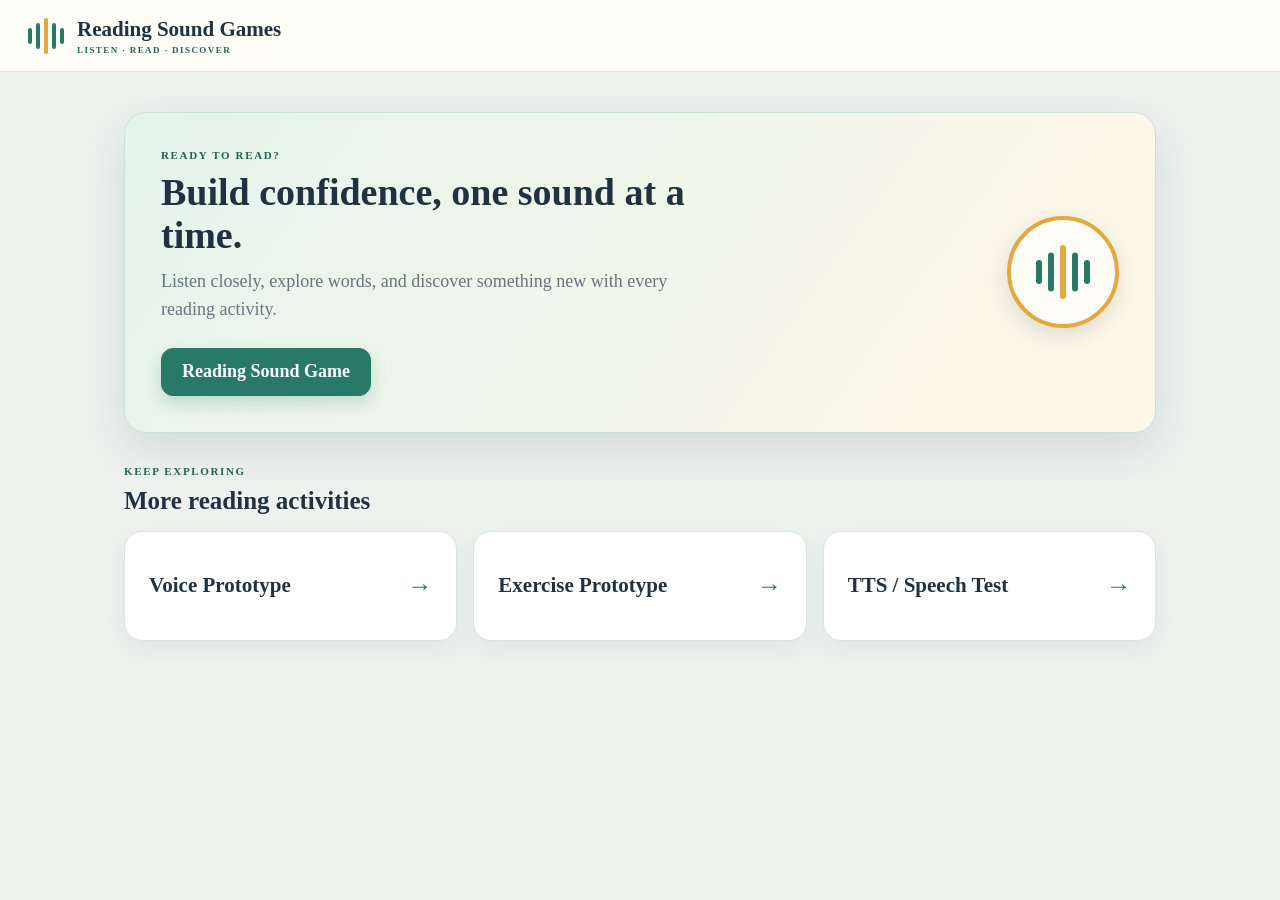
<file: index.html>
<!DOCTYPE html>
<html lang="en">
<head>
<meta charset="UTF-8">
<meta name="viewport" content="width=device-width, initial-scale=1">
<meta name="description" content="Explore reading activities, discover sounds, and practice words with Reading Sound Games.">
<title>Reading Sound Games</title>

<style>
:root {
  --ink: #20313f;
  --green: #287a67;
  --green-dark: #1f6455;
  --gold: #e4a83d;
  --paper: #fffdf8;
  --line: #dbe4df;
  --muted: #667680;
}

* {
  box-sizing: border-box;
}

body {
  margin: 0;
  min-height: 100vh;
  font-family: "Times New Roman", Times, serif;
  background: #edf2ef;
  color: var(--ink);
}

.topbar {
  min-height: 72px;
  display: flex;
  align-items: center;
  padding: 14px 28px;
  background: var(--paper);
  border-bottom: 1px solid var(--line);
}

.brand {
  display: flex;
  align-items: center;
  gap: 13px;
  font-size: 21px;
  font-weight: 900;
}

.brand small {
  display: block;
  margin-top: 3px;
  color: var(--green-dark);
  font-size: 9px;
  letter-spacing: .16em;
  text-transform: uppercase;
}

.sound-icon {
  display: flex;
  align-items: center;
  justify-content: center;
  gap: 4px;
  width: 36px;
  height: 36px;
  flex-shrink: 0;
}

.sound-icon span {
  width: 5px;
  height: 16px;
  border-radius: 5px;
  background: var(--green);
}

.sound-icon span:nth-child(2),
.sound-icon span:nth-child(4) {
  height: 26px;
}

.sound-icon span:nth-child(3) {
  height: 36px;
  background: var(--gold);
}

.container {
  max-width: 1100px;
  margin: 0 auto;
  padding: 40px 34px;
}

.hero {
  display: flex;
  align-items: center;
  justify-content: space-between;
  gap: 32px;
  padding: 36px;
  border: 1px solid #c7e2d8;
  border-radius: 22px;
  background: linear-gradient(125deg, #e4f4ed, #fff7e7);
  box-shadow: 0 16px 44px rgba(31, 49, 63, .12);
}

.eyebrow {
  display: block;
  margin-bottom: 10px;
  color: var(--green-dark);
  font-size: 11px;
  font-weight: 900;
  letter-spacing: .15em;
  text-transform: uppercase;
}

h1 {
  max-width: 580px;
  margin: 0 0 12px;
  font-size: 38px;
  line-height: 1.12;
}

.hero p {
  max-width: 520px;
  margin: 0 0 24px;
  color: var(--muted);
  font-size: 18px;
  line-height: 1.55;
}

.primary {
  display: inline-flex;
  align-items: center;
  justify-content: center;
  min-height: 48px;
  padding: 12px 20px;
  border: 1px solid var(--green);
  border-radius: 12px;
  background: var(--green);
  color: #fff;
  font-size: 18px;
  font-weight: 900;
  text-decoration: none;
  box-shadow: 0 7px 16px rgba(40, 122, 103, .22);
  transition: background .15s ease;
}

.primary:hover {
  background: var(--green-dark);
}

.hero-emblem {
  display: grid;
  place-items: center;
  width: 112px;
  height: 112px;
  flex-shrink: 0;
  border: 4px solid var(--gold);
  border-radius: 50%;
  background: var(--paper);
  box-shadow: 0 8px 20px rgba(31, 49, 63, .12);
}

.hero-emblem .sound-icon {
  transform: scale(1.5);
}

.activities {
  margin-top: 32px;
}

h2 {
  margin: 0 0 16px;
  font-size: 25px;
}

.grid {
  display: grid;
  grid-template-columns: repeat(3, minmax(0, 1fr));
  gap: 16px;
}

.link {
  display: flex;
  align-items: center;
  justify-content: space-between;
  gap: 14px;
  min-height: 110px;
  padding: 24px;
  border: 1px solid var(--line);
  border-radius: 18px;
  background: #fff;
  color: var(--ink);
  font-size: 21px;
  font-weight: 900;
  line-height: 1.3;
  text-decoration: none;
  box-shadow: 0 8px 24px rgba(31, 49, 63, .06);
  transition: background .15s ease, border-color .15s ease;
}

.link .arrow {
  color: var(--green);
  font-size: 25px;
}

.link:hover {
  border-color: var(--green);
  background: #e8f6f1;
}

a:focus-visible {
  outline: 3px solid var(--green-dark);
  outline-offset: 5px;
}

@media (max-width: 850px) {
  .topbar { padding: 14px 18px; }
  .container { padding: 24px 18px; }
  .hero { padding: 28px; gap: 20px; }
  h1 { font-size: 31px; }
  .grid { grid-template-columns: 1fr; }
  .link { min-height: 80px; padding: 20px; }
}

@media (max-width: 520px) {
  .hero { padding: 24px 20px; }
  .hero-emblem { display: none; }
  .hero p { font-size: 17px; }
  .primary { width: 100%; }
}

@media (prefers-reduced-motion: reduce) {
  .primary, .link { transition: none; }
}
</style>
</head>

<body>
<header class="topbar">
  <div class="brand">
    <span class="sound-icon" aria-hidden="true"><span></span><span></span><span></span><span></span><span></span></span>
    <span>Reading Sound Games<small>Listen · Read · Discover</small></span>
  </div>
</header>

<main class="container">
  <section class="hero" aria-labelledby="welcome-title">
    <div>
      <span class="eyebrow">Ready to read?</span>
      <h1 id="welcome-title">Build confidence, one sound at a time.</h1>
      <p>Listen closely, explore words, and discover something new with every reading activity.</p>
      <a class="primary" href="src/web/">Reading Sound Game</a>
    </div>
    <div class="hero-emblem" aria-hidden="true">
      <span class="sound-icon"><span></span><span></span><span></span><span></span><span></span></span>
    </div>
  </section>

  <section class="activities" aria-labelledby="activities-title">
    <span class="eyebrow">Keep exploring</span>
    <h2 id="activities-title">More reading activities</h2>
    <nav class="grid" aria-label="Reading activities">
      <a class="link" href="test/arthur/"><span>Voice Prototype</span><span class="arrow" aria-hidden="true">→</span></a>
      <a class="link" href="test/example/"><span>Exercise Prototype</span><span class="arrow" aria-hidden="true">→</span></a>
      <a class="link" href="test/ttsTest/"><span>TTS / Speech Test</span><span class="arrow" aria-hidden="true">→</span></a>
    </nav>
  </section>
</main>
</body>
</html>
</file>
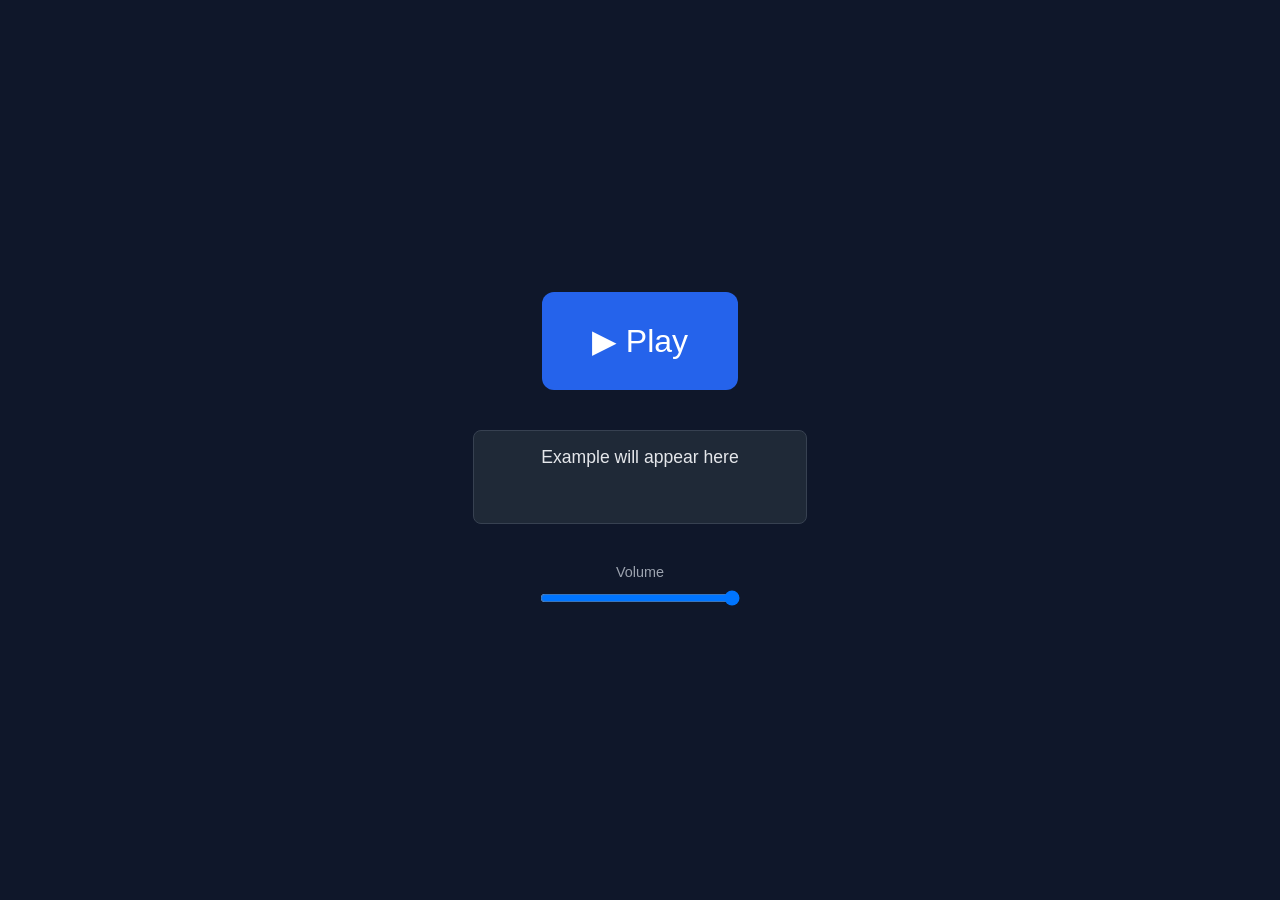
<file: example/index.html>
<!DOCTYPE html>
<html lang="en">
<head>
<meta charset="UTF-8">
<title>Debug Example</title>
<link rel="stylesheet" href="style.css">
</head>

<body>

<div class="container">

  <button id="playBtn">▶ Play</button>

  <div id="debugText">Example will appear here</div>

  <div class="sliderGroup">
    <label for="volumeSlider">Volume</label>
    <input
      id="volumeSlider"
      type="range"
      min="0"
      max="1"
      step="0.01"
      value="1"
    >
  </div>

</div>

</body>
<script type="module" src="script.js"></script>
</html>
</file>
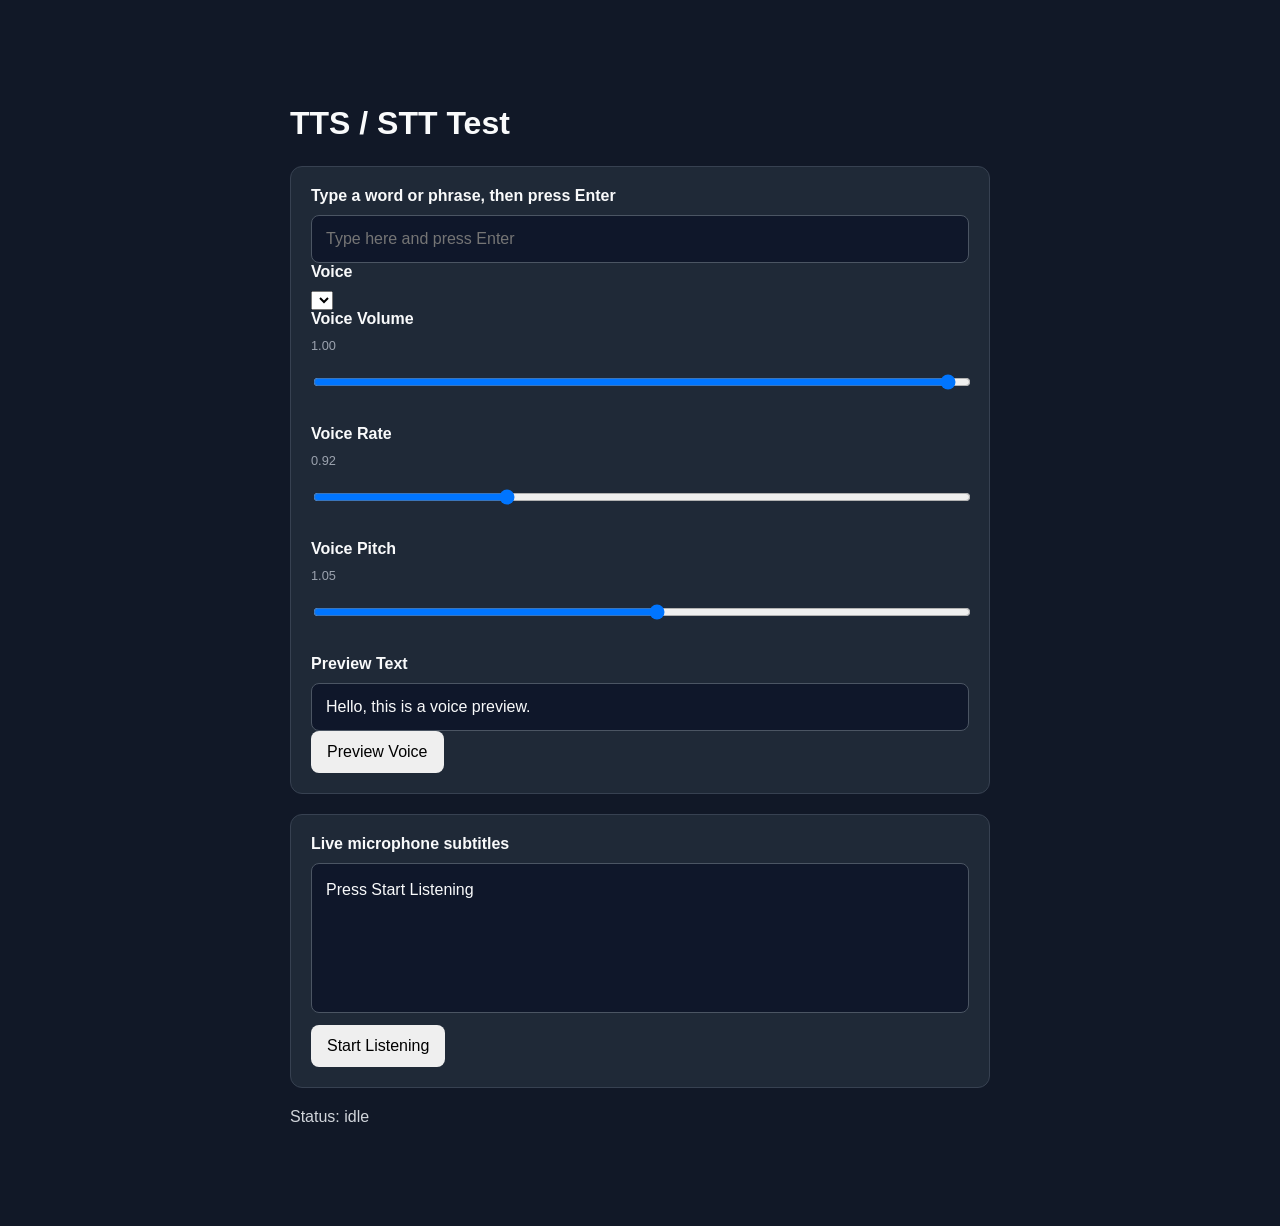
<file: ttsTest/index.html>
<!DOCTYPE html>
<html lang="en">
<head>
  <meta charset="UTF-8" />
  <meta name="viewport" content="width=device-width, initial-scale=1.0" />
  <title>TTS / STT Test</title>
  <link rel="stylesheet" href="style.css" />
</head>
<body>
  <main class="app">
    <h1>TTS / STT Test</h1>

    <section class="panel">
      <label for="ttsInput">Type a word or phrase, then press Enter</label>
      <input
        id="ttsInput"
        type="text"
        placeholder="Type here and press Enter"
        autocomplete="off"
      />
        <label for="voiceSelect">Voice</label>
        <select id="voiceSelect"></select>

        <label for="volumeSlider">Voice Volume</label>
        <div class="sliderContainer">
        <span id="volumeValue">1.00</span>
        <input id="volumeSlider" type="range" min="0" max="1" step="0.01" value="1">
        </div>

        <label for="rateSlider">Voice Rate</label>
        <div class="sliderContainer">
        <span id="rateValue">0.92</span>
        <input id="rateSlider" type="range" min="0.5" max="2" step="0.01" value="0.92">
        </div>

        <label for="pitchSlider">Voice Pitch</label>
        <div class="sliderContainer">
        <span id="pitchValue">1.05</span>
        <input id="pitchSlider" type="range" min="0" max="2" step="0.01" value="1.05">
        </div>
        
        <label for="voicePreviewText">Preview Text</label>
        <input
        id="voicePreviewText"
        type="text"
        placeholder="Type preview text here"
        value="Hello, this is a voice preview."
        autocomplete="off"
        />

        <button id="previewVoiceBtn" type="button">Preview Voice</button>
    </section>

    <section class="panel">
      <label for="sttOutput">Live microphone subtitles</label>
      <div id="sttOutput" class="subtitles">Press Start Listening</div>
      <button id="listenBtn" type="button">Start Listening</button>
    </section>

    <p id="status" class="status">Status: idle</p>
  </main>

  <script src="script.js"></script>
</body>
</html>
</file>
<file: example/style.css>
body {
  margin: 0;
  font-family: Arial, sans-serif;
  background: #0f172a;
  color: white;
}

/* center everything */
.container {
  height: 100vh;
  display: flex;
  flex-direction: column;
  justify-content: center;
  align-items: center;
  gap: 40px;
}

/* play button */
#playBtn {
  font-size: 2rem;
  padding: 30px 50px;
  border: none;
  border-radius: 12px;
  background: #2563eb;
  color: white;
  cursor: pointer;
  transition: transform 0.1s, background 0.15s;
}

#playBtn:hover {
  background: #3b82f6;
}

#playBtn:active {
  transform: scale(0.95);
}

#debugText {
  min-height: 60px;
  padding: 16px;
  width: 300px;
  text-align: center;

  background: #1f2937;
  border: 1px solid #374151;
  border-radius: 8px;

  color: #e5e7eb;
  font-size: 1.1rem;
  white-space: pre-wrap;
}

/* slider */
.sliderGroup {
  display: flex;
  flex-direction: column;
  align-items: center;
  gap: 8px;
}

.sliderGroup label {
  font-size: 0.9rem;
  color: #9ca3af;
}

#volumeSlider {
  width: 200px;
}
</file>
<file: ttsTest/style.css>
body {
  margin: 0;
  font-family: Arial, sans-serif;
  background: #111827;
  color: #f9fafb;
}

.app {
  max-width: 700px;
  margin: 60px auto;
  padding: 24px;
}

h1 {
  margin-bottom: 24px;
}

.panel {
  background: #1f2937;
  border: 1px solid #374151;
  border-radius: 12px;
  padding: 20px;
  margin-bottom: 20px;
}

label {
  display: block;
  margin-bottom: 10px;
  font-weight: 600;
}

input {
  width: 100%;
  box-sizing: border-box;
  padding: 14px;
  font-size: 1rem;
  border-radius: 8px;
  border: 1px solid #4b5563;
  background: #0f172a;
  color: #f9fafb;
}

.subtitles {
  min-height: 120px;
  padding: 14px;
  border-radius: 8px;
  border: 1px solid #4b5563;
  background: #0f172a;
  line-height: 1.5;
  margin-bottom: 12px;
  white-space: pre-wrap;
}

button {
  padding: 12px 16px;
  font-size: 1rem;
  border: none;
  border-radius: 8px;
  cursor: pointer;
}

.status {
  color: #d1d5db;
}

.sliderContainer {
  margin-bottom: 16px;
}

.sliderContainer span {
  display: block;
  font-size: 0.8rem;
  color: #9ca3af;
  margin-bottom: 4px;
}
</file>
